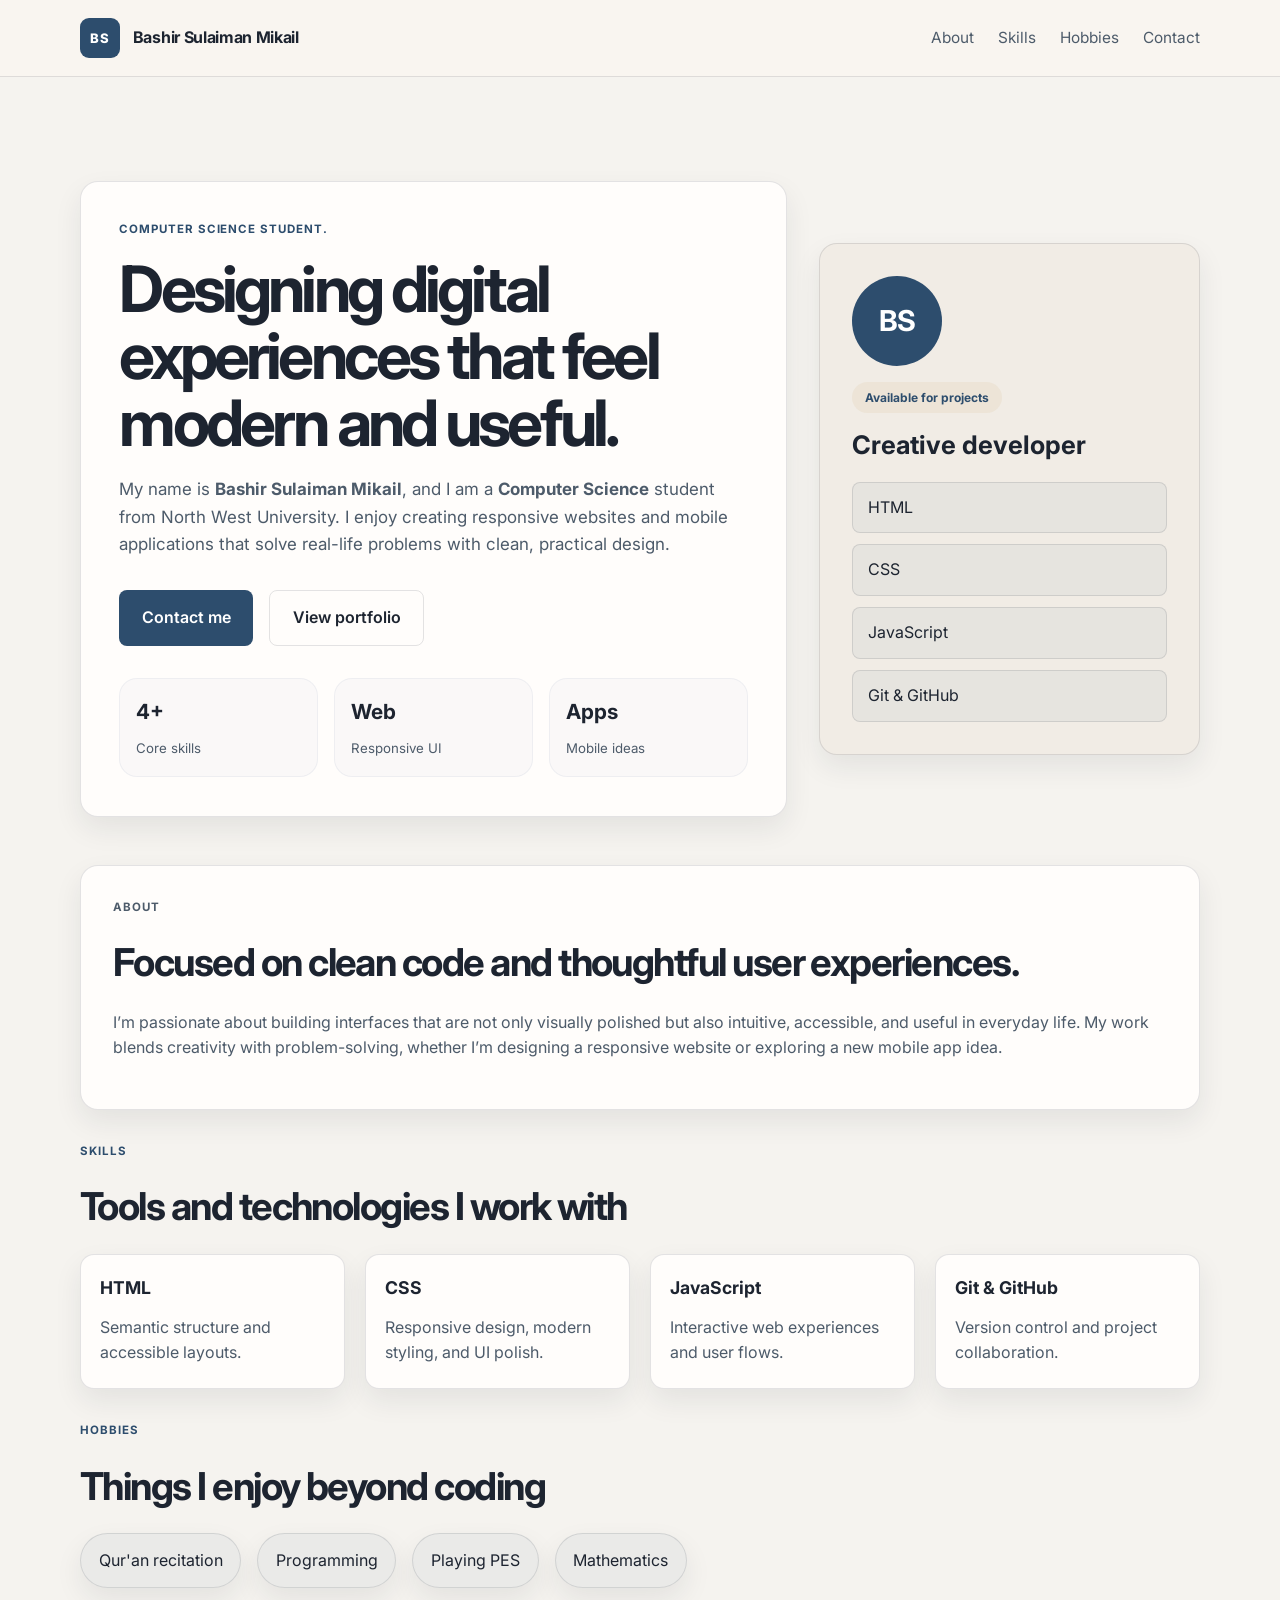
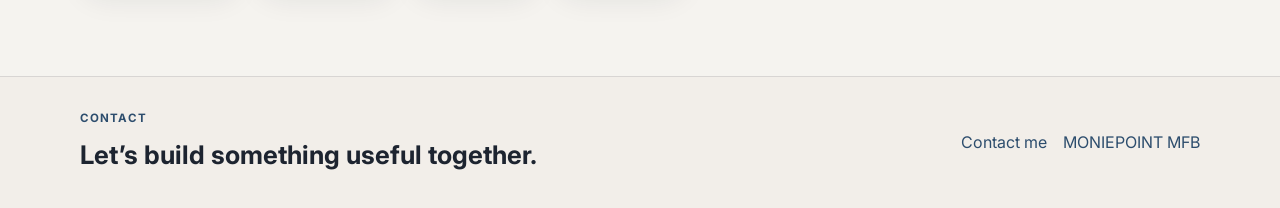
<file: index.html>
<!DOCTYPE html>
<html lang="en">
  <head>
    <meta charset="UTF-8" />
    <meta name="viewport" content="width=device-width, initial-scale=1.0" />
    <title>Bashir Sulaiman Mikail | Portfolio</title>
    <meta
      name="description"
      content="Portfolio of Bashir Sulaiman Mikail, a Computer Science student focused on responsive websites and mobile applications."
    />
    <link rel="preconnect" href="https://fonts.googleapis.com" />
    <link rel="preconnect" href="https://fonts.gstatic.com" crossorigin />
    <link
      href="https://fonts.googleapis.com/css2?family=Inter:wght@400;500;600;700;800&display=swap"
      rel="stylesheet"
    />
    <link rel="stylesheet" href="style.css" />
  </head>
  <body>
    <header class="site-header">
      <nav class="nav container">
        <div class="brand-block">
          <a href="#home" class="brand-logo" aria-label="Bashir Sulaiman Mikail home">
            <span class="logo-mark">BS</span>
            <span class="brand-text">Bashir Sulaiman Mikail</span>
          </a>
        </div>
        <div class="nav-links">
          <a href="#about">About</a>
          <a href="#skills">Skills</a>
          <a href="#hobbies">Hobbies</a>
          <a href="#contact">Contact</a>
        </div>
      </nav>
    </header>

    <main id="home" class="container">
      <section class="hero">
        <div class="hero-copy">
          <p class="eyebrow">Computer Science Student.</p>
          <h1>Designing digital experiences that feel modern and useful.</h1>
          <p class="lead">
            My name is <strong>Bashir Sulaiman Mikail</strong>, and I am a
            <strong>Computer Science</strong> student from North West University.
            I enjoy creating responsive websites and mobile applications that solve
            real-life problems with clean, practical design.
          </p>

          <div class="cta-group">
            <a class="btn btn-primary" href="contact.html">Contact me</a>
            <a
              class="btn btn-secondary"
              href="https://bashirmiko-portfolio.netlify.app/"
              target="_blank"
              rel="noreferrer"
              >View portfolio</a
            >
          </div>

          <ul class="stats" aria-label="Quick facts">
            <li><strong>4+</strong><span>Core skills</span></li>
            <li><strong>Web</strong><span>Responsive UI</span></li>
            <li><strong>Apps</strong><span>Mobile ideas</span></li>
          </ul>
        </div>

        <aside class="profile-card" aria-label="Profile summary">
          <div class="avatar">BS</div>
          <p class="status">Available for projects</p>
          <h2>Creative developer</h2>
          <ul>
            <li>HTML</li>
            <li>CSS</li>
            <li>JavaScript</li>
            <li>Git &amp; GitHub</li>
          </ul>
        </aside>
      </section>

      <section id="about" class="info-panel">
        <div class="panel-heading">
          <p class="section-tag">About</p>
          <h2>Focused on clean code and thoughtful user experiences.</h2>
        </div>
        <p>
          I’m passionate about building interfaces that are not only visually
          polished but also intuitive, accessible, and useful in everyday life.
          My work blends creativity with problem-solving, whether I’m designing a
          responsive website or exploring a new mobile app idea.
        </p>
      </section>

      <section id="skills" class="skills-section">
        <div class="section-header">
          <p class="section-tag">Skills</p>
          <h2>Tools and technologies I work with</h2>
        </div>
        <div class="skills-grid">
          <div class="skill-card">
            <span>HTML</span>
            <p>Semantic structure and accessible layouts.</p>
          </div>
          <div class="skill-card">
            <span>CSS</span>
            <p>Responsive design, modern styling, and UI polish.</p>
          </div>
          <div class="skill-card">
            <span>JavaScript</span>
            <p>Interactive web experiences and user flows.</p>
          </div>
          <div class="skill-card">
            <span>Git &amp; GitHub</span>
            <p>Version control and project collaboration.</p>
          </div>
        </div>
      </section>

      <section id="hobbies" class="hobbies-section">
        <div class="section-header">
          <p class="section-tag">Hobbies</p>
          <h2>Things I enjoy beyond coding</h2>
        </div>
        <div class="hobby-list">
          <div class="hobby-item">Qur'an recitation</div>
          <div class="hobby-item">Programming</div>
          <div class="hobby-item">Playing PES</div>
          <div class="hobby-item">Mathematics</div>
        </div>
      </section>
    </main>

    <footer id="contact" class="site-footer">
      <div class="container footer-inner">
        <div>
          <p class="section-tag footer-tag">Contact</p>
          <h3>Let’s build something useful together.</h3>
        </div>
        <div class="footer-links">
          <a href="contact.html">Contact me</a>
          <a
            href="https://atm.moniepoint.com/main-app/aggregator/brm-dashboard-v2/terminal-transactions-list"
            target="_blank"
            rel="noreferrer"
            >MONIEPOINT MFB</a
          >
        </div>
      </div>
    </footer>
  </body>
</html>
</file>
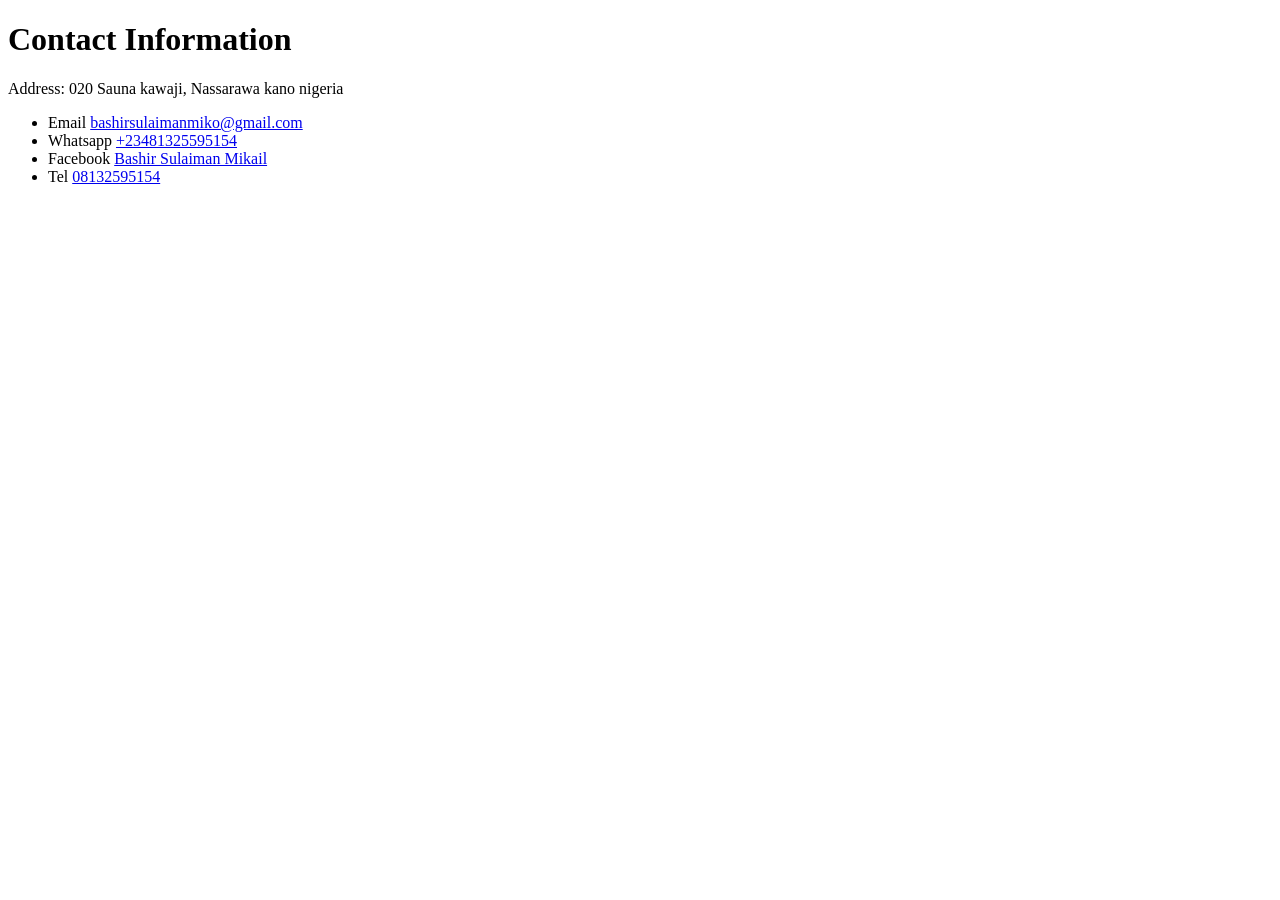
<file: contact.html>
<!DOCTYPE html>
<html lang="en">
    <head>
        <title>contact</title>
    </head>
    <body>

        <h1>Contact Information</h1>

        <p>Address: 020 Sauna kawaji, Nassarawa kano nigeria</p>

        <ul>
            <li>Email <a href="mailto:bashirsulaimanmiko@gmail.com">bashirsulaimanmiko@gmail.com</a></li>
            <li>Whatsapp <a href="https://wa.me/2348132595154" target="_blank">+23481325595154</a></li>
            <li>Facebook <a href="https://www.facebook.com/basheer.sulaiman.923" target="_blank">Bashir Sulaiman Mikail</a></li>
            <li>Tel <a href="tel:+2348132595154">08132595154</a></li>
        </ul>
    </body>
</html>
</file>
<file: style.css>
:root {
  --bg: #f5f3ef;
  --panel: #fffdfb;
  --panel-strong: #f1ece5;
  --card: #ffffff;
  --text: #1d2430;
  --muted: #4d5b6a;
  --primary: #2d4d6d;
  --primary-strong: #1f3b56;
  --accent: #b6854a;
  --line: rgba(29, 36, 48, 0.12);
  --shadow: 0 12px 28px rgba(29, 36, 48, 0.08);
}

* {
  box-sizing: border-box;
}

html {
  scroll-behavior: smooth;
}

body {
  margin: 0;
  font-family: "Inter", Arial, sans-serif;
  color: var(--text);
  background: var(--bg);
  line-height: 1.6;
}

img {
  max-width: 100%;
  display: block;
}

 a {
  text-decoration: none;
}

.container {
  width: min(1120px, calc(100% - 2rem));
  margin: 0 auto;
}

.site-header {
  position: sticky;
  top: 0;
  z-index: 10;
  background: #f9f5f0;
  border-bottom: 1px solid var(--line);
}

.nav {
  display: flex;
  justify-content: space-between;
  align-items: center;
  min-height: 76px;
}

.brand-block {
  display: flex;
  align-items: center;
}

.brand-logo {
  display: inline-flex;
  align-items: center;
  gap: 0.8rem;
  color: var(--text);
}

.logo-mark {
  width: 2.5rem;
  height: 2.5rem;
  display: inline-flex;
  align-items: center;
  justify-content: center;
  border-radius: 9px;
  background: var(--primary);
  color: #fff;
  font-size: 0.82rem;
  font-weight: 800;
  letter-spacing: 0.04em;
}

.brand-text {
  font-size: 1rem;
  font-weight: 700;
  letter-spacing: -0.02em;
  color: var(--text);
}

.brand-logo:hover .brand-text,
.brand-logo:focus-visible .brand-text {
  color: var(--primary);
}

.nav-links {
  display: flex;
  gap: 1.5rem;
  align-items: center;
}

.nav-links a {
  color: var(--muted);
  font-size: 0.96rem;
  transition: color 0.2s ease;
}

.nav-links a:hover,
.nav-links a:focus-visible {
  color: var(--text);
}

main {
  padding: 4rem 0 2.5rem;
}

.hero {
  display: grid;
  grid-template-columns: 1.3fr 0.7fr;
  gap: 2rem;
  align-items: center;
  padding: 2.5rem 0 1rem;
}

.hero-copy,
.profile-card,
.info-panel,
.skill-card,
.hobby-item {
  border: 1px solid var(--line);
  background: var(--panel);
  box-shadow: var(--shadow);
}

.hero-copy {
  padding: clamp(1.5rem, 3vw, 3rem);
  border-radius: 18px;
}

.eyebrow,
.section-tag {
  margin: 0 0 1rem;
  text-transform: uppercase;
  letter-spacing: 0.08em;
  font-size: 0.72rem;
  font-weight: 700;
  color: var(--primary);
}

.hero-copy h1 {
  margin: 0;
  line-height: 1.05;
  letter-spacing: -0.06em;
  font-size: clamp(2.5rem, 5vw, 4.2rem);
}

.lead {
  margin: 1.25rem 0 0;
  color: var(--muted);
  max-width: 60ch;
  font-size: 1.06rem;
}

.cta-group {
  display: flex;
  flex-wrap: wrap;
  gap: 1rem;
  margin-top: 2rem;
}

.btn {
  display: inline-flex;
  align-items: center;
  justify-content: center;
  padding: 0.9rem 1.4rem;
  border-radius: 8px;
  font-weight: 600;
  transition: all 0.2s ease;
}

.btn:hover,
.btn:focus-visible {
  transform: translateY(-1px);
}

.btn-primary {
  background: var(--primary);
  color: white;
}

.btn-secondary {
  background: transparent;
  color: var(--text);
  border: 1px solid var(--line);
}

.stats {
  list-style: none;
  display: grid;
  grid-template-columns: repeat(3, minmax(0, 1fr));
  gap: 1rem;
  padding: 0;
  margin: 2rem 0 0;
}

.stats li {
  padding: 1rem;
  border-radius: 18px;
  background: rgba(148, 163, 184, 0.05);
  border: 1px solid rgba(148, 163, 184, 0.12);
}

.stats strong {
  display: block;
  margin-bottom: 0.4rem;
  font-size: 1.3rem;
}

.stats span {
  color: var(--muted);
  font-size: 0.83rem;
}

.profile-card {
  border-radius: 18px;
  padding: 2rem;
  background: var(--panel-strong);
}

.avatar {
  display: grid;
  place-items: center;
  width: 90px;
  height: 90px;
  border-radius: 50%;
  font-weight: 700;
  letter-spacing: -0.04em;
  font-size: 1.8rem;
  background: var(--primary);
  color: white;
  margin-bottom: 1rem;
}

.status {
  margin: 0 0 0.75rem;
  display: inline-flex;
  padding: 0.35rem 0.8rem;
  border-radius: 999px;
  background: rgba(195, 155, 93, 0.1);
  color: var(--primary);
  font-size: 0.75rem;
  font-weight: 700;
}

.profile-card h2 {
  margin: 0 0 1rem;
  font-size: 1.6rem;
}

.profile-card ul {
  list-style: none;
  padding: 0;
  margin: 0;
  display: grid;
  gap: 0.7rem;
}

.profile-card li {
  padding: 0.75rem 0.9rem;
  border-radius: 8px;
  background: rgba(45, 75, 114, 0.05);
  border: 1px solid var(--line);
  color: var(--text);
}

.info-panel,
.skills-section,
.hobbies-section {
  margin-top: 2rem;
}

.info-panel {
  padding: clamp(1.5rem, 2.5vw, 2.5rem);
  border-radius: 18px;
}

.panel-heading,
.section-header {
  margin-bottom: 1rem;
}

.info-panel h2,
.section-header h2 {
  margin: 0;
  letter-spacing: -0.04em;
  font-size: clamp(1.8rem, 3vw, 2.6rem);
}

.info-panel p,
.skill-card p {
  color: var(--muted);
}

.skills-grid {
  display: grid;
  grid-template-columns: repeat(4, minmax(0, 1fr));
  gap: 1.25rem;
  margin-top: 1rem;
}

.skill-card {
  border-radius: 14px;
  padding: 1.2rem 1.2rem 1.4rem;
}

.skill-card span {
  display: inline-flex;
  margin-bottom: 0.8rem;
  font-weight: 700;
  font-size: 1.1rem;
  color: var(--text);
}

.skill-card p {
  margin: 0;
}

.hobby-list {
  display: flex;
  flex-wrap: wrap;
  gap: 1rem;
  margin-top: 1rem;
}

.hobby-item {
  padding: 0.85rem 1.1rem;
  border-radius: 999px;
  color: var(--text);
  background: rgba(45, 75, 114, 0.05);
}

.site-footer {
  margin-top: 3rem;
  border-top: 1px solid var(--line);
  background: #f2eee9;
}

.footer-inner {
  display: flex;
  justify-content: space-between;
  align-items: center;
  gap: 1rem;
  padding: 2rem 0;
}

.footer-tag {
  margin-bottom: 0.5rem;
}

.site-footer h3 {
  margin: 0;
  font-size: clamp(1.4rem, 2vw, 2rem);
}

.footer-links {
  display: flex;
  gap: 1rem;
  flex-wrap: wrap;
}

.footer-links a {
  color: var(--primary);
}

.footer-links a:hover,
.footer-links a:focus-visible {
  color: var(--text);
}

@media (max-width: 900px) {
  .hero {
    grid-template-columns: 1fr;
  }

  .skills-grid {
    grid-template-columns: repeat(2, minmax(0, 1fr));
  }
}

@media (max-width: 640px) {
  .nav {
    flex-direction: column;
    justify-content: center;
    padding: 1rem 0;
    gap: 0.8rem;
  }

  .nav-links {
    flex-wrap: wrap;
    justify-content: center;
  }

  .stats {
    grid-template-columns: 1fr;
  }

  .skills-grid {
    grid-template-columns: 1fr;
  }

  .footer-inner {
    flex-direction: column;
    align-items: flex-start;
  }
}
</file>
